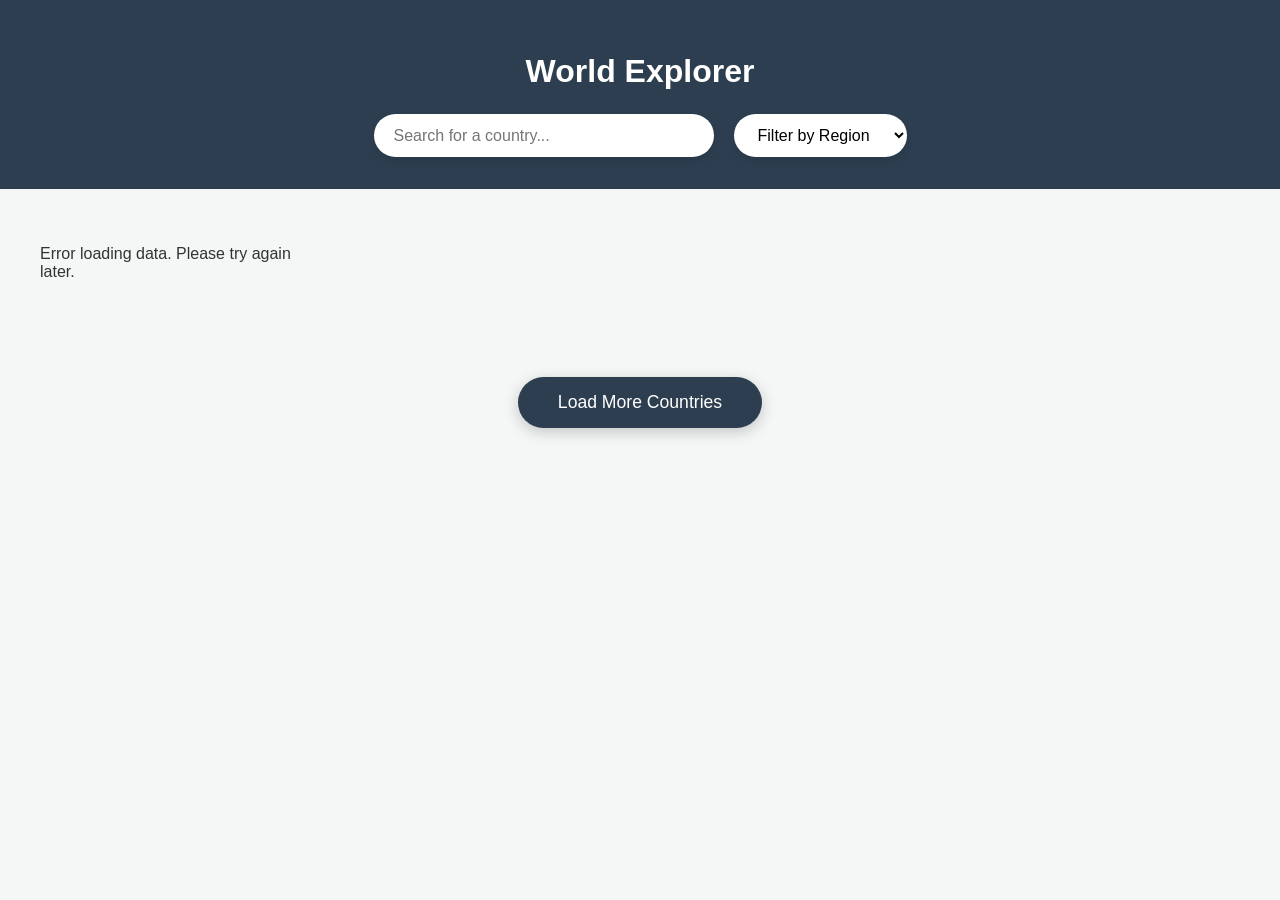
<file: projects/CountriesAPI/index.html>
<!DOCTYPE html>
<html lang="en">
<head>
    <meta charset="UTF-8">
    <meta name="viewport" content="width=device-width, initial-scale=1.0">
    <title>World Explorer</title>
    <link rel="stylesheet" href="style.css">
</head>
<body>
    <header>
        <h1>World Explorer</h1>
        <div class="controls">
            <input type="text" id="searchInput" placeholder="Search for a country...">
            
            <select id="regionFilter">
                <option value="all">Filter by Region</option>
                <option value="Africa">Africa</option>
                <option value="Americas">Americas</option>
                <option value="Asia">Asia</option>
                <option value="Europe">Europe</option>
                <option value="Oceania">Oceania</option>
            </select>
        </div>
    </header>

    <main id="countriesContainer">
        <div class="skeleton-card"></div>
        <div class="skeleton-card"></div>
        <div class="skeleton-card"></div>
        <div class="skeleton-card"></div>
    </main>

    <div class="load-more-container">
        <button id="loadMoreBtn">Load More Countries</button>
    </div>

    <div id="countryModal" class="modal">
        <div class="modal-content">
            <span class="close-btn">&times;</span>
            <div id="modalBody">
                </div>
        </div>
    </div>

    <script src="script.js"></script>
</body>
</html>
</file>
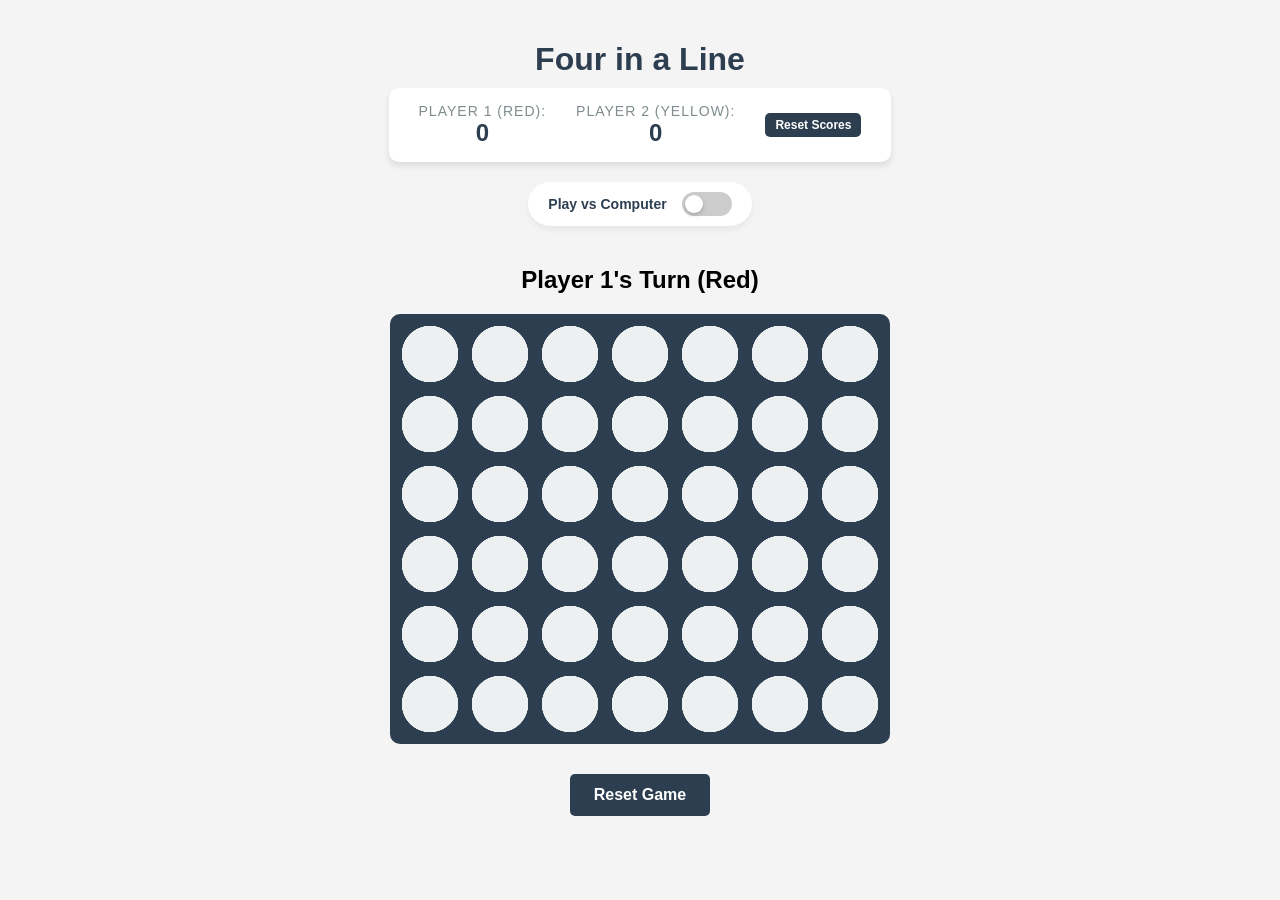
<file: projects/FourInALine/index.html>
<!DOCTYPE html>
<html lang="en">
<head>
    <meta charset="UTF-8">
    <title>Four in a Line</title>
    <link rel="stylesheet" href="style.css">
</head>
<body>
    <h1>Four in a Line</h1>
    <div id="scoreboard">
        <div class="score-item">
            <span class="label">Player 1 (Red):</span>
            <span id="p1-score">0</span>
        </div>
        <div class="score-item">
            <span class="label">Player 2 (Yellow):</span>
            <span id="p2-score">0</span>
        </div>
        <button id="reset-scores" onclick="resetScoreboard()">Reset Scores</button>
    </div>
    <div class="toggle-container">
        <span class="toggle-label">Play vs Computer</span>
        <label class="switch">
            <input type="checkbox" id="vs-computer-toggle">
            <span class="slider"></span>
        </label>
    </div>
    <h2 id="status">Player 1's Turn (Red)</h2>
    <div id="board"></div>
    <button onclick="resetGame()">Reset Game</button>

    <script src="script.js"></script>
</body>
</html>
</file>
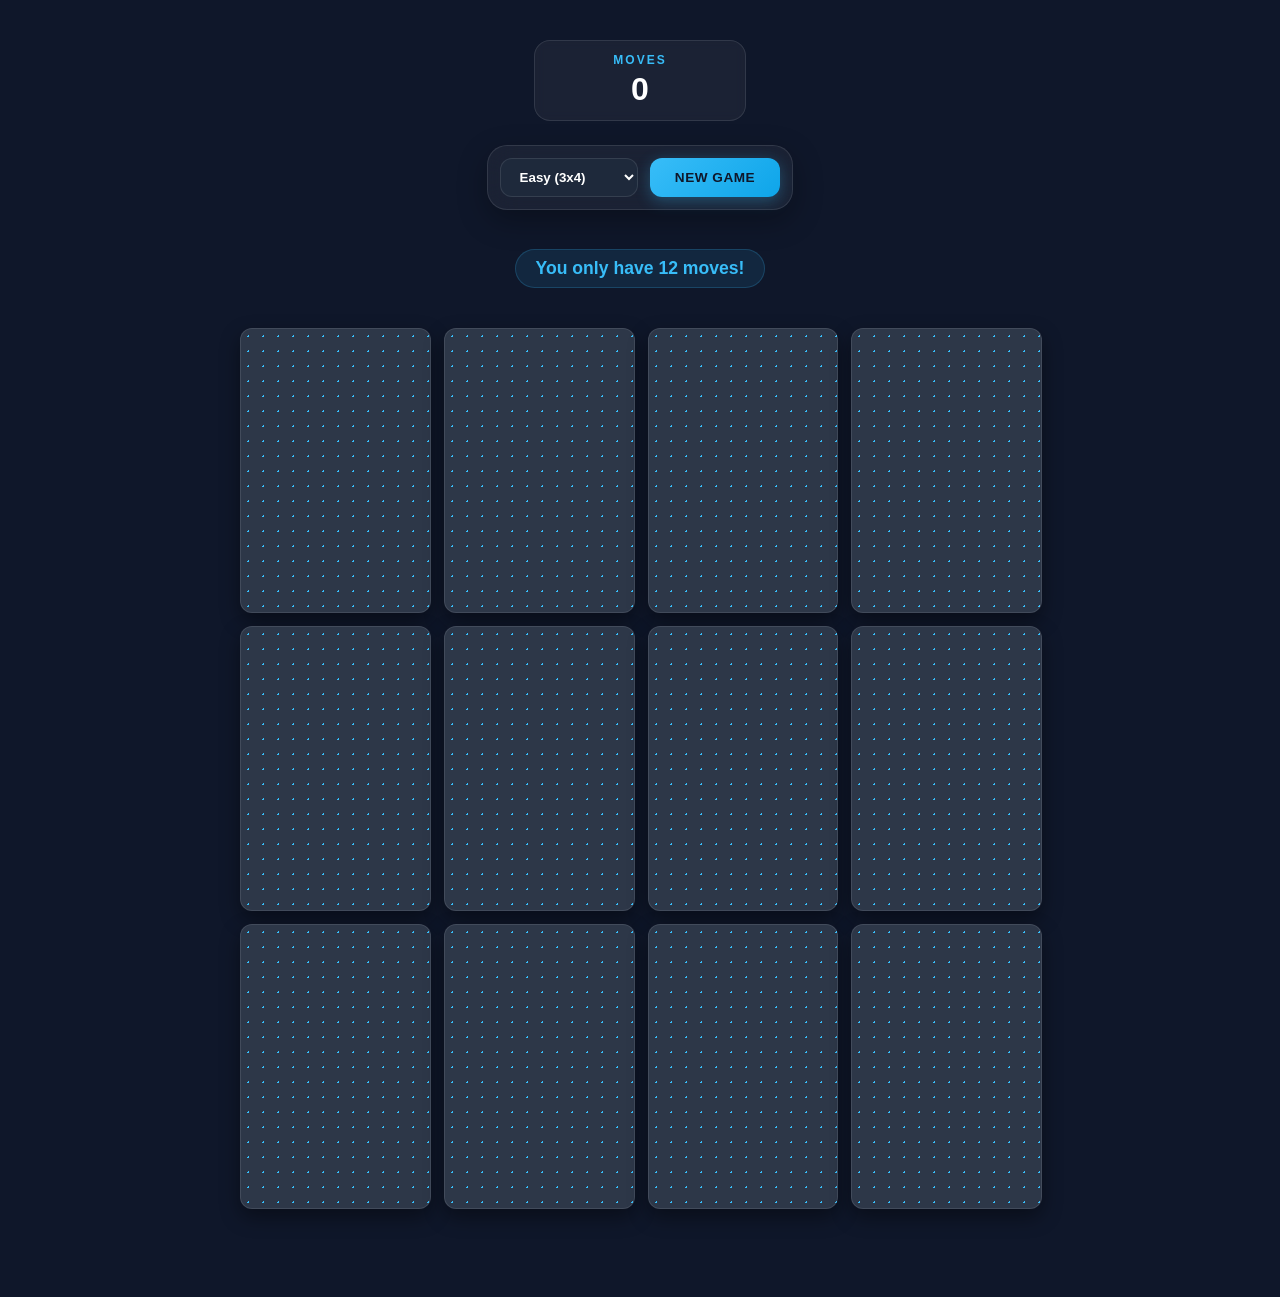
<file: projects/MemoryGame/index.html>
<!DOCTYPE html>
<html lang="en">
<head>
    <meta charset="UTF-8">
    <title>Memory Game</title>
    <link rel="stylesheet" href="style.css">
</head>
<body>
    <header class="game-header">
        <div class="stats-container">
            <div class="stat-box">
                <span class="stat-label">MOVES</span>
                <span id="moves">0</span>
            </div>
        </div>

        <div class="controls-container">
            <div class="select-wrapper">
                <select id="difficulty-select">
                    <option value="easy">Easy (3x4)</option>
                    <option value="medium">Medium (4x6)</option>
                    <option value="hard">Hard (6x8)</option>
                </select>
            </div>
            <button onclick="startNewGame()" class="btn-new-game">New Game</button>
        </div>
        <span id="result">You only have 12 moves!</span>
    </header>
    <div class="memory-game" id="game-board"></div>
    <script src="script.js"></script>
</body>
</html>
</file>
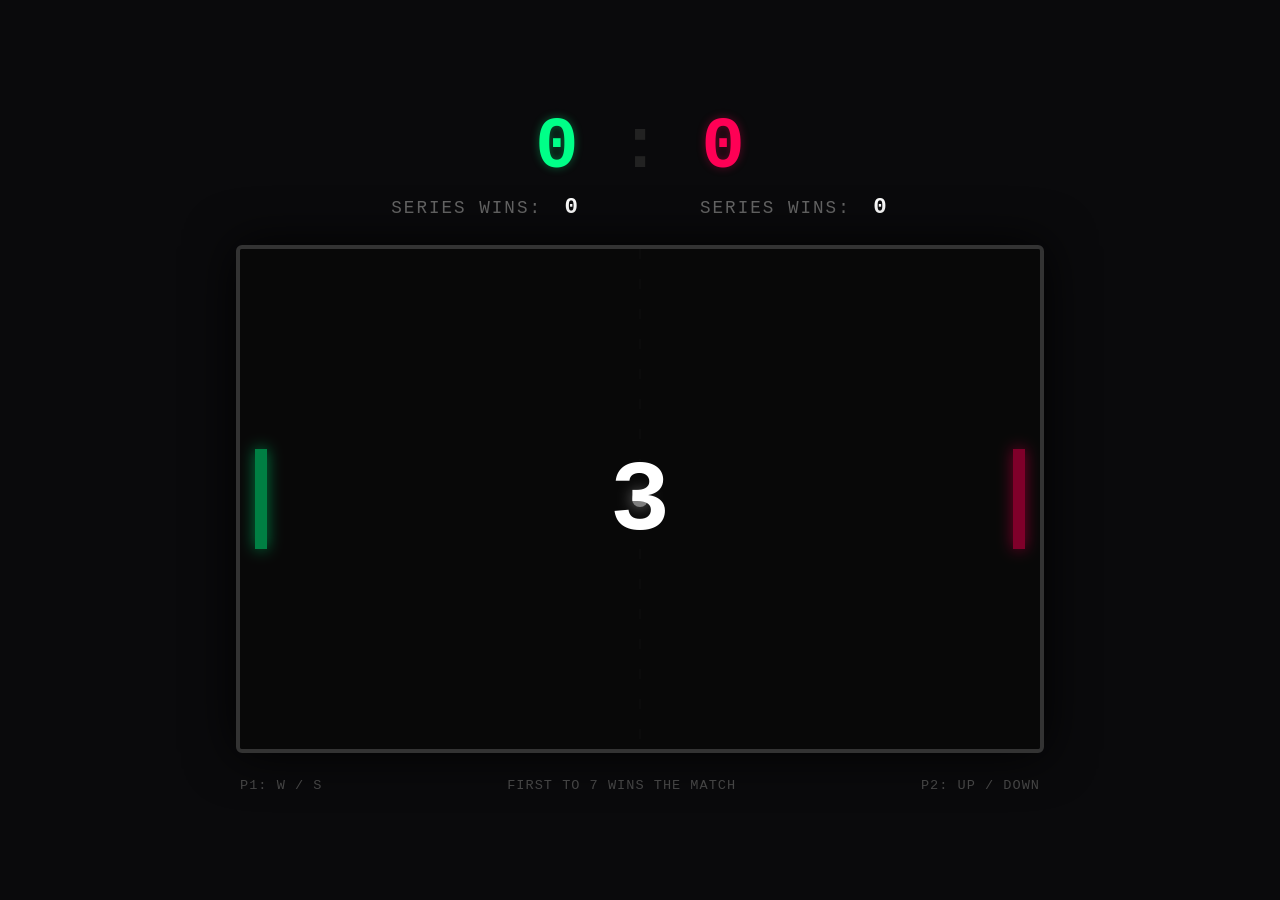
<file: projects/Pong/index.html>
<!DOCTYPE html>
<html lang="en">
    <head>
        <meta charset="UTF-8">
        <meta name="viewport" content="width=device-width, initial-scale=1.0">
        <title>Pong: Tournament Edition</title>
        <link rel="stylesheet" href="style.css">
    </head>
    <body>

        <div class="match-score">
            <span id="p1-match">0</span>
            <span class="divider">:</span>
            <span id="p2-match">0</span>
        </div>

        <div class="series-score">
            <span>Series Wins: <b id="p1-series">0</b></span>
            <span>Series Wins: <b id="p2-series">0</b></span>
        </div>

        <canvas id="pong" width="800" height="500"></canvas>

        <div class="controls">
            <span>P1: W / S</span>
            <span>FIRST TO 7 WINS THE MATCH</span>
            <span>P2: UP / DOWN</span>
        </div>

        <script src="script.js"></script>
    </body>
</html>
</file>
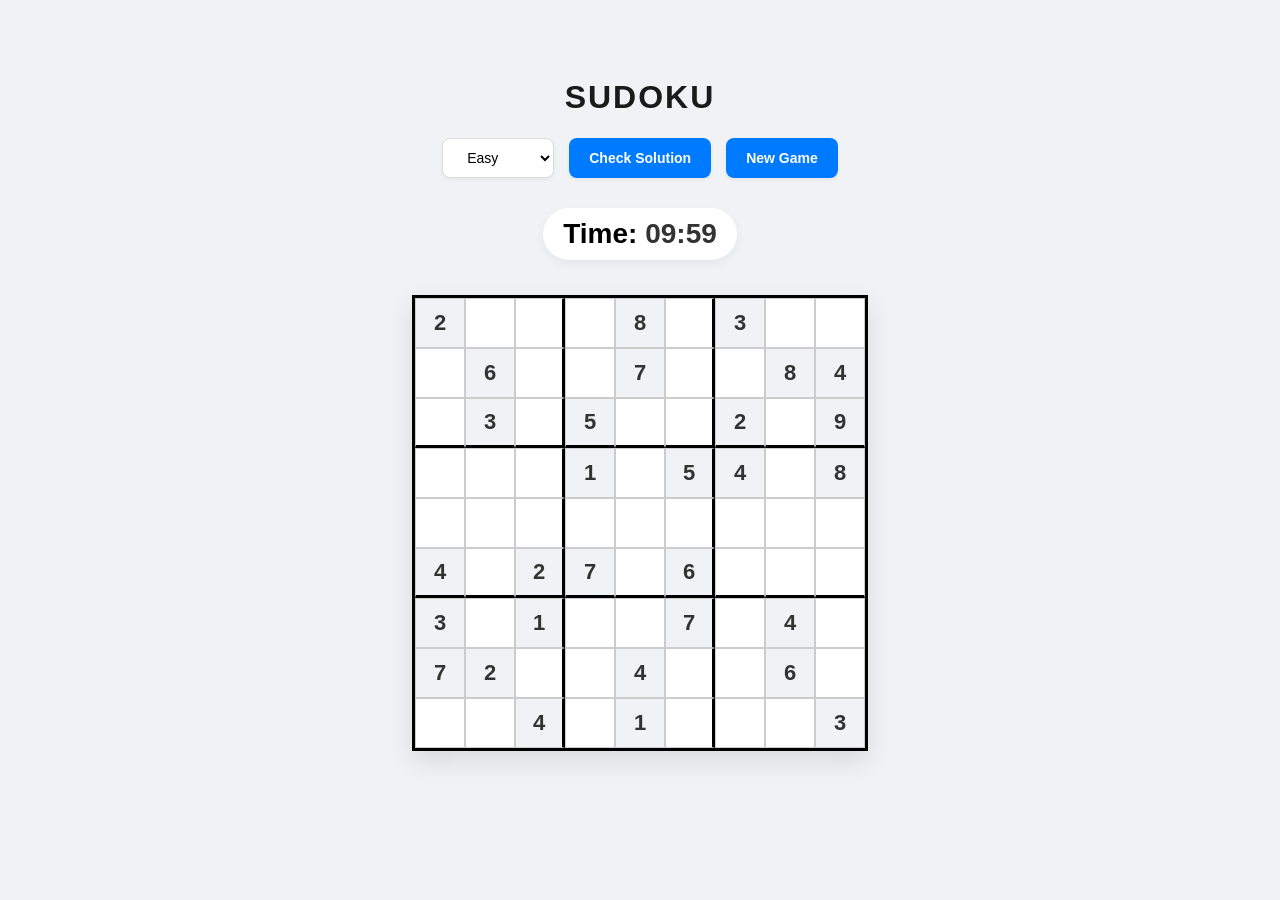
<file: projects/Sudoku/index.html>
<!DOCTYPE html>
<html lang="en">
<head>
    <meta charset="UTF-8">
    <title>Sudoku</title>
    <link rel="stylesheet" href="style.css">
</head>
<body>
    <h1>Sudoku</h1>
    <div class="controls">
        <select id="difficultySelect">
            <option value="easy">Easy</option>
            <option value="medium">Medium</option>
            <option value="hard">Hard</option>
        </select>
        <button onclick="checkSolution()">Check Solution</button>
        <button onclick="newGame()">New Game</button>
    </div>
    <div id="timer-container">
        Time: <span id="timer">00:00</span>
    </div>
    <div id="grid"></div>
    <script src="script.js"></script>
</body>
</html>
</file>
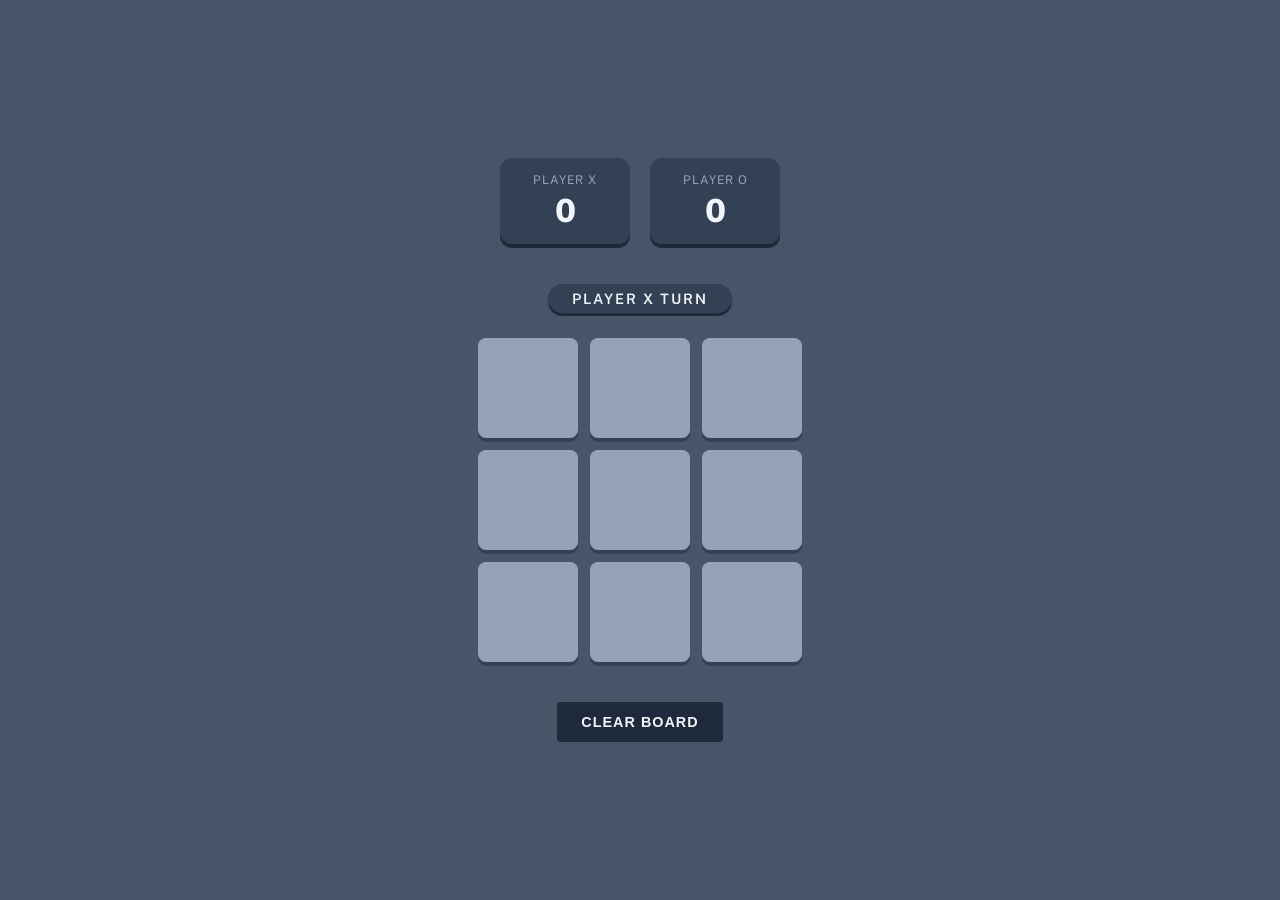
<file: projects/TicTacToe/index.html>
<!DOCTYPE html>
<html lang="en">
<head>
    <meta charset="UTF-8">
    <meta name="viewport" content="width=device-width, initial-scale=1.0">
    <title>Tic Tac Toe Board</title>
    <link rel="stylesheet" href="style.css">
</head>
<body>
    <div class="scoreboard">
        <div class="score-box">
            <span class="label">Player X</span>
            <span id="x-score" class="score">0</span>
        </div>
        <div class="score-box">
            <span class="label">Player O</span>
            <span id="o-score" class="score">0</span>
        </div>
    </div>
    <span id="result">Player X turn</span>
    <div class="board">
        <button class="cell"></button>
        <button class="cell"></button>
        <button class="cell"></button>
        <button class="cell"></button>
        <button class="cell"></button>
        <button class="cell"></button>
        <button class="cell"></button>
        <button class="cell"></button>
        <button class="cell"></button>
    </div>
    <button id="clear">Clear Board</button>
    <script src="script.js"></script>
</body>
</html>
</file>
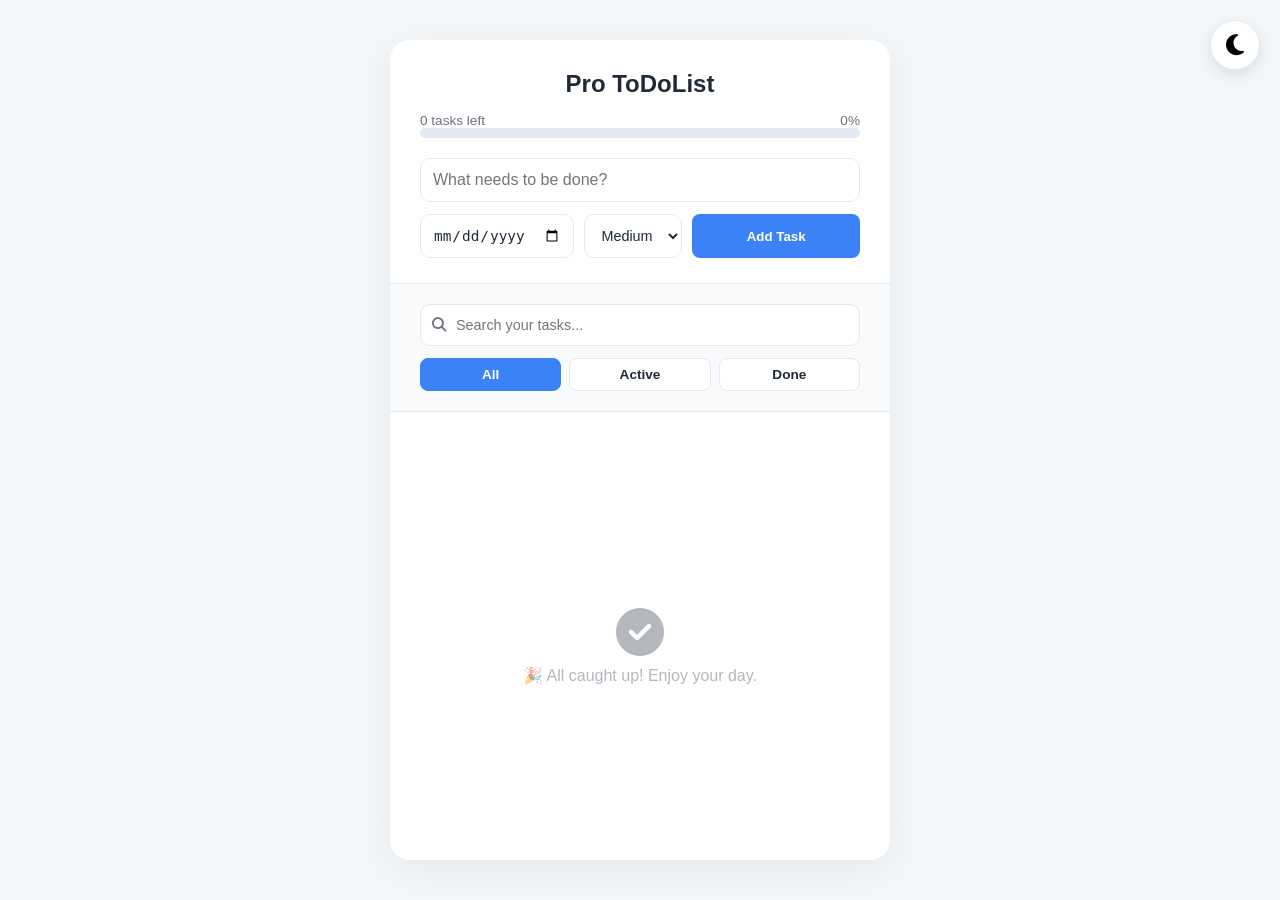
<file: projects/ToDoList/index.html>
<!DOCTYPE html>
<html lang="en">
<head>
    <meta charset="UTF-8">
    <meta name="viewport" content="width=device-width, initial-scale=1.0">
    <title>Pro ToDoList</title>
    <link rel="stylesheet" href="https://cdnjs.cloudflare.com/ajax/libs/font-awesome/6.5.1/css/all.min.css">
    <link rel="stylesheet" href="style.css">
</head>
<body>

    <button id="theme-toggle" class="theme-btn" title="Toggle Dark/Light Mode">
        <i class="fas fa-moon"></i>
    </button>

    <div class="todo-container">
        
        <div class="header-panel">
            <h2>Pro ToDoList</h2>
            <div class="stats-progress-block">
                <div class="stats-text">
                    <span id="task-count"></span>
                    <span id="percent-text"></span>
                </div>
                <div class="progress-bar">
                    <div id="progress-fill"></div>
                </div>
            </div>
        </div>

        <div class="input-section">
            <input type="text" id="todo-input" placeholder="What needs to be done?">
            <div class="input-details">
                <input type="date" id="todo-date">
                <select id="todo-priority">
                    <option value="Low">Low</option>
                    <option value="Medium" selected>Medium</option>
                    <option value="High">High</option>
                </select>
                <button id="add-btn">Add Task</button>
            </div>
        </div>

        <div class="controls-panel">
            <div class="search-block">
                <i class="fas fa-search search-icon"></i>
                <input type="text" id="search-input" placeholder="Search your tasks...">
            </div>
            <div class="filter-buttons">
                <button class="filter-btn active" data-filter="all">All</button>
                <button class="filter-btn" data-filter="active">Active</button>
                <button class="filter-btn" data-filter="completed">Done</button>
            </div>
        </div>

        <ul id="todo-list">
            </ul>

        <div id="empty-state" class="hidden">
            <i class="fas fa-check-circle"></i>
            <p>🎉 All caught up! Enjoy your day.</p>
        </div>

        <button id="clear-completed" class="danger-btn">Clear Completed Tasks</button>
    </div>

    <script src="script.js"></script>
</body>
</html>
</file>
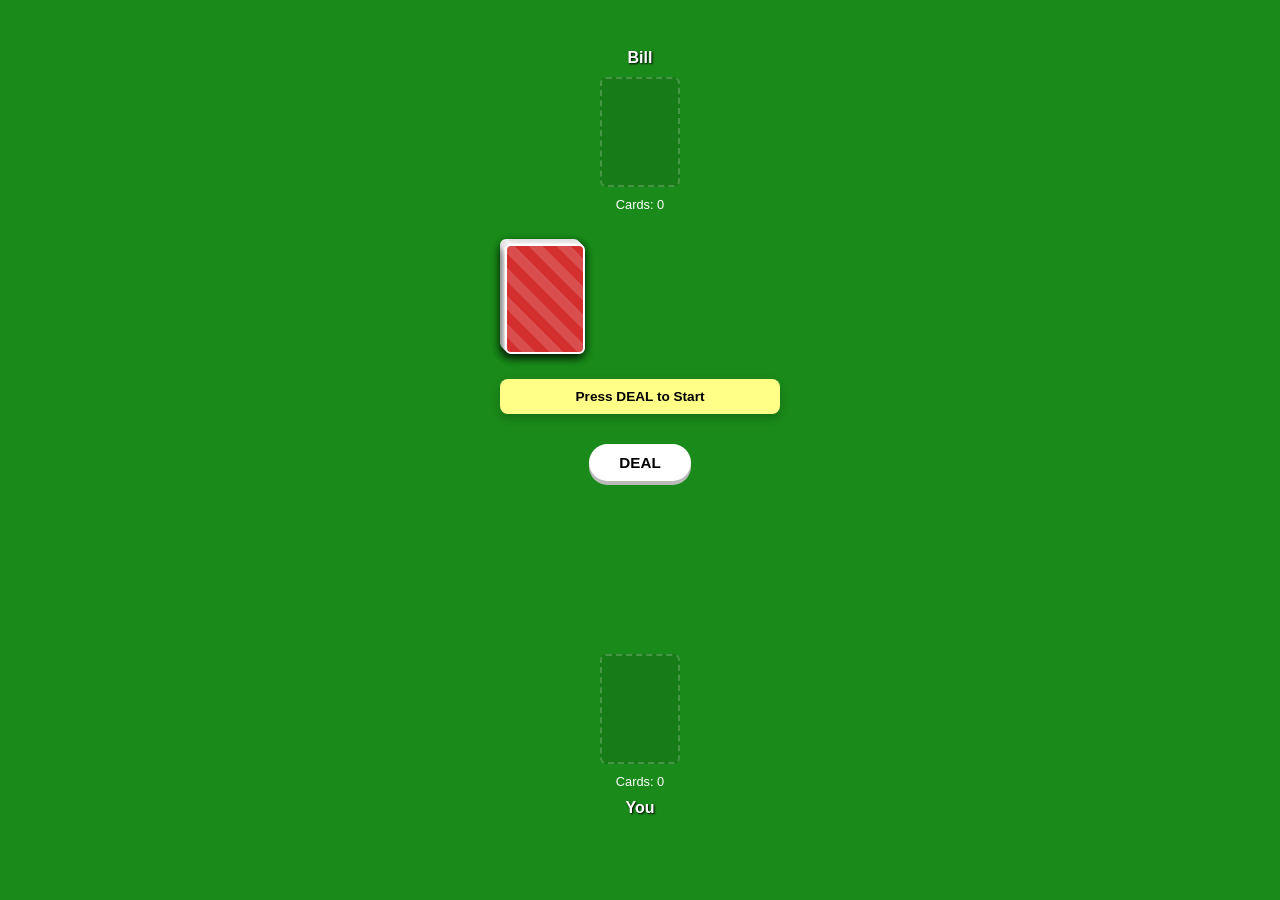
<file: projects/WarCardGame/index.html>
<!DOCTYPE html>
<html lang="en">
<head>
    <meta charset="UTF-8">
    <meta name="viewport" content="width=device-width, initial-scale=1.0">
    <title>War Card Game</title>
    <link rel="stylesheet" href="style.css">
</head>
<body>
    <div id="game-table" class="table">
        <div class="section-top">
            <div class="character">
                <div class="hat"></div>
                <div class="label">Bill</div>
            </div>
            <div id="cpu-deck-slot" class="deck-slot"></div>
            <div class="count-label">Cards: <span id="cpu-count">0</span></div>
            <div id="cpu-play-zone" class="play-zone"></div>
        </div>

        <div class="section-middle">
            <div id="deck-origin" class="deck-origin"></div>
            <div class="status-bar"><span id="message">Press DEAL to Start</span></div>
            <button id="deal-btn">DEAL</button>
        </div>

        <div class="section-bottom">
            <div id="player-play-zone" class="play-zone"></div>
            <div id="player-deck-slot" class="deck-slot"></div>
            <div class="count-label">Cards: <span id="player-count">0</span></div>
            <div class="character">
                <div class="hat"></div>
                <div class="label">You</div>
            </div>
        </div>

        <div id="war-overlay" class="war-overlay hidden">WAR</div>
    </div>
    <script src="script.js"></script>
</body>
</html>
</file>
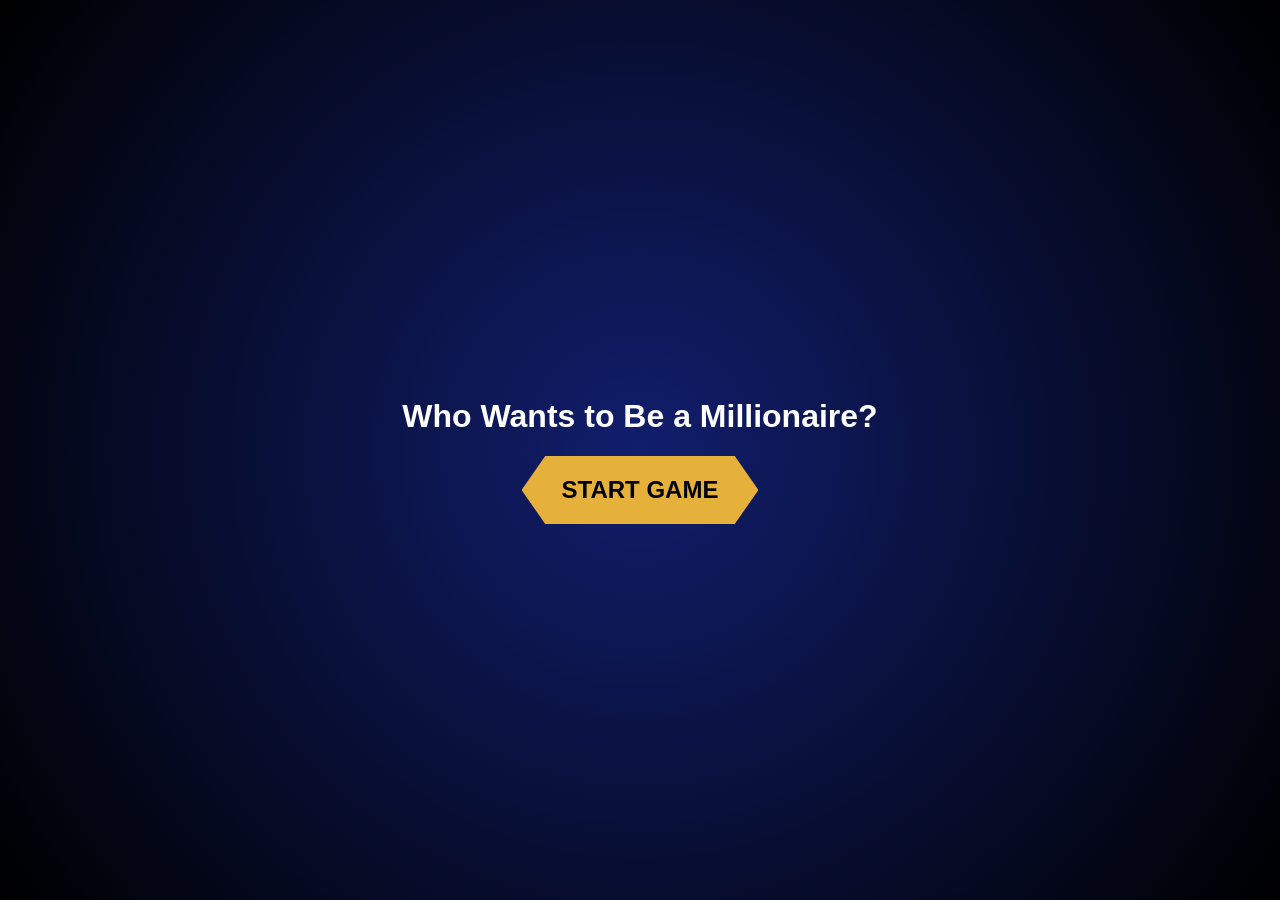
<file: projects/WhoWantsToBeAMillionaire/index.html>
<!DOCTYPE html>
<html lang="en">
<head>
    <meta charset="UTF-8">
    <meta name="viewport" content="width=device-width, initial-scale=1.0">
    <title>Who Wants to Be a Millionaire?</title>
    <link href="style.css" rel="stylesheet">
</head>
<body>
    <div id="start-overlay">
        <h1>Who Wants to Be a Millionaire?</h1>
        <button id="start-btn">START GAME</button>
    </div>
    <div id="game-container">
        <div class="sidebar" id="ladder"></div>

        <div class="main-stage">
            <div id="question-text" class="question-box">Loading question...</div>
            <div class="answers-grid" id="answers-container">
                <button class="answer-btn" onclick="handleAnswer(0)">A: <span id="ans0"></span></button>
                <button class="answer-btn" onclick="handleAnswer(1)">B: <span id="ans1"></span></button>
                <button class="answer-btn" onclick="handleAnswer(2)">C: <span id="ans2"></span></button>
                <button class="answer-btn" onclick="handleAnswer(3)">D: <span id="ans3"></span></button>
            </div>
        </div>
    </div>

    <div id="message-overlay">
        <h1 id="overlay-title">Game Over</h1>
        <p id="overlay-sub"></p>
        <button id="restart-btn" onclick="location.reload()">RESTART GAME</button>
    </div>

    <script src="script.js"></script>
</body>
</html>
</file>
<file: projects/CountriesAPI/style.css>
:root {
    --bg-color: #f4f7f6;
    --card-bg: #ffffff;
    --text-color: #333;
    --primary-accent: #2ecc71;
}

body {
    font-family: 'Segoe UI', Tahoma, Geneva, Verdana, sans-serif;
    background-color: var(--bg-color);
    margin: 0;
    color: var(--text-color);
}

header {
    background: #2c3e50;
    color: white;
    padding: 2rem;
    text-align: center;
}

#countriesContainer {
    display: grid;
    grid-template-columns: repeat(auto-fill, minmax(250px, 1fr));
    gap: 20px;
    padding: 40px;
    max-width: 1200px;
    margin: 0 auto;
}

.country-card {
    background: var(--card-bg);
    border-radius: 15px;
    box-shadow: 0 10px 20px rgba(0,0,0,0.1);
    overflow: hidden;
    transition: transform 0.3s ease;
}

.country-card:hover {
    transform: translateY(-10px);
}

.country-card img {
    width: 100%;
    height: 150px;
    object-fit: cover;
}

.country-info {
    padding: 20px;
}

.country-info h3 {
    margin: 0 0 10px 0;
    color: var(--primary-accent);
}

.country-info p {
    margin: 5px 0;
    font-size: 0.9rem;
}

.controls {
    display: flex;
    justify-content: center;
    gap: 20px;
    flex-wrap: wrap;
    margin-top: 1.5rem;
}

.controls input, 
.controls select {
    padding: 12px 20px;
    border-radius: 25px;
    border: none;
    outline: none;
    font-size: 1rem;
    box-shadow: 0 4px 6px rgba(0,0,0,0.1);
}

.controls input {
    width: 300px;
}

.controls select {
    cursor: pointer;
    background-color: white;
}

.no-results {
    grid-column: 1 / -1; /* Makes it span the whole width of the grid */
    text-align: center;
    padding: 50px;
    color: #7f8c8d;
}

.no-results h2 {
    font-size: 2rem;
    margin-bottom: 10px;
}

.skeleton-card {
    height: 300px;
    background: #e0e0e0;
    border-radius: 15px;
    position: relative;
    overflow: hidden;
}

.skeleton-card::after {
    content: "";
    position: absolute;
    top: 0; left: 0; width: 100%; height: 100%;
    background: linear-gradient(90deg, transparent, rgba(255,255,255,0.4), transparent);
    animation: loading 1.5s infinite;
}

@keyframes loading {
    0% { transform: translateX(-100%); }
    100% { transform: translateX(100%); }
}

/* Modal Background */
.modal {
    display: none; /* Hidden by default */
    position: fixed;
    z-index: 1000;
    left: 0;
    top: 0;
    width: 100%;
    height: 100%;
    background-color: rgba(0,0,0,0.7); /* Black with opacity */
    backdrop-filter: blur(5px);
}

/* Modal Box */
.modal-content {
    background-color: white;
    margin: 5% auto;
    padding: 30px;
    border-radius: 20px;
    width: 90%;
    max-width: 600px;
    position: relative;
    animation: slideDown 0.4s ease-out;
}

@keyframes slideDown {
    from { transform: translateY(-50px); opacity: 0; }
    to { transform: translateY(0); opacity: 1; }
}

.close-btn {
    position: absolute;
    right: 20px;
    top: 10px;
    font-size: 30px;
    cursor: pointer;
    color: #999;
}

.modal-info img {
    width: 100%;
    max-height: 250px;
    object-fit: contain;
    margin-bottom: 20px;
}

.map-link {
    display: inline-block;
    margin-top: 15px;
    padding: 10px 20px;
    background-color: #3498db;
    color: white;
    text-decoration: none;
    border-radius: 5px;
}

.load-more-container {
    text-align: center;
    padding: 40px 0;
}

#loadMoreBtn {
    padding: 15px 40px;
    font-size: 1.1rem;
    background-color: #2c3e50;
    color: white;
    border: none;
    border-radius: 30px;
    cursor: pointer;
    transition: background 0.3s, transform 0.2s;
    box-shadow: 0 4px 15px rgba(0,0,0,0.2);
}

#loadMoreBtn:hover {
    background-color: var(--primary-accent);
    transform: scale(1.05);
}

#loadMoreBtn:disabled {
    background-color: #ccc;
    cursor: not-allowed;
}
</file>
<file: projects/FourInALine/style.css>
:root {
    --board-color: #2c3e50;
    --empty-color: #ecf0f1;
    --player1-color: #e74c3c;
    --player2-color: #f1c40f;
    --highlight-color: rgba(5, 241, 20, 0.3);
}

body {
    font-family: 'Segoe UI', Tahoma, Geneva, Verdana, sans-serif;
    display: flex;
    flex-direction: column;
    align-items: center;
    background-color: #f4f4f4;
    margin: 0;
    padding: 20px;
}

h1 { color: #2c3e50; margin-bottom: 10px; }
#status { margin-bottom: 20px; font-weight: bold; }

#board {
    display: grid;
    grid-template-columns: repeat(7, 60px);
    grid-template-rows: repeat(6, 60px);
    gap: 10px;
    padding: 10px;
    background-color: #dcdcdc;
    position: relative;
    border-radius: 10px;
    overflow: hidden;
    cursor: pointer;
}

#board::after {
    content: '';
    position: absolute;
    top: 0;
    left: 0;
    right: 0;
    bottom: 0;
    z-index: 5;
    pointer-events: none;
    
    /* This creates the transparent holes in the solid blue sheet */
    background: radial-gradient(circle 28px, #2c3e5000 28px, var(--board-color) 28.5px);
    background-size: 70px 70px;
    background-position: 5px 5px;
}

.cell {
    width: 60px;
    height: 60px;
    background-color: var(--empty-color);
    border-radius: 50%;
    position: relative;
}

.cell:hover::before {
    content: '';
    position: absolute;
    top: -500px; 
    left: 0;
    width: 100%;
    height: 1000px;
    background-color: var(--highlight-color);
    z-index: 1; 
    pointer-events: none;
}

.cell.p1::after, .cell.p2::after {
    content: '';
    position: absolute;
    top: 0;
    left: 0;
    width: 100%;
    height: 100%;
    border-radius: 50%;
    z-index: 2;
    animation: drop 0.4s cubic-bezier(0.45, 0.05, 0.55, 0.95);
}

.cell.p1::after { background-color: var(--player1-color); }
.cell.p2::after { background-color: var(--player2-color); }

@keyframes drop {
    0% {
        transform: translateY(-400px);
        opacity: 0;
    }
    100% {
        transform: translateY(0);
        opacity: 1;
    }
}

button {
    margin-top: 30px;
    padding: 12px 24px;
    font-size: 16px;
    font-weight: bold;
    color: white;
    background-color: var(--board-color);
    border: none;
    border-radius: 5px;
    cursor: pointer;
    transition: transform 0.1s, background-color 0.2s;
}

button:hover {
    background-color: #34495e;
    transform: scale(1.05);
}

button:active {
    transform: scale(0.95);
}

#scoreboard {
    display: flex;
    gap: 30px;
    background-color: white;
    padding: 15px 30px;
    border-radius: 10px;
    box-shadow: 0 4px 6px rgba(0,0,0,0.1);
    margin-bottom: 20px;
    align-items: center;
}

.score-item {
    text-align: center;
}

.label {
    display: block;
    font-size: 14px;
    color: #7f8c8d;
    text-transform: uppercase;
    letter-spacing: 1px;
}

#p1-score, #p2-score {
    font-size: 24px;
    font-weight: bold;
    color: var(--board-color);
}

#reset-scores {
    margin-top: 0; /* Override the previous margin */
    padding: 5px 10px;
    font-size: 12px;
}

/* Container for the label and the switch */
.toggle-container {
    display: flex;
    align-items: center;
    gap: 15px;
    margin-bottom: 20px;
    background: white;
    padding: 10px 20px;
    border-radius: 50px; /* Pill shape to match game style */
    box-shadow: 0 4px 6px rgba(0,0,0,0.05);
}

.toggle-label {
    font-weight: 600;
    color: #2c3e50;
    font-size: 14px;
}

/* The actual switch container */
.switch {
    position: relative;
    display: inline-block;
    width: 50px;
    height: 24px;
}

/* Hide default HTML checkbox */
.switch input {
    opacity: 0;
    width: 0;
    height: 0;
}

/* The slider track */
.slider {
    position: absolute;
    cursor: pointer;
    top: 0;
    left: 0;
    right: 0;
    bottom: 0;
    background-color: #ccc;
    transition: .4s;
    border-radius: 24px;
}

/* The slider knob */
.slider:before {
    position: absolute;
    content: "";
    height: 18px;
    width: 18px;
    left: 3px;
    bottom: 3px;
    background-color: white;
    transition: .4s;
    border-radius: 50%;
    box-shadow: 0 2px 4px rgba(0,0,0,0.2);
}

/* When checked: change background to board color */
input:checked + .slider {
    background-color: var(--board-color);
}

/* When checked: move the knob to the right */
input:checked + .slider:before {
    transform: translateX(26px);
}
</file>
<file: projects/MemoryGame/style.css>
:root {
    --bg: #0f172a;
    --card-back: #2d3748;
    --card-front: linear-gradient(135deg, #3b82f6, #2563eb);
    --accent: #38bdf8;
    --text: #f8fafc;
    --glass: rgba(255, 255, 255, 0.05);
}

body {
    background-color: var(--bg);
    color: var(--text);
    font-family: 'Segoe UI', Roboto, Helvetica, Arial, sans-serif;
    display: flex;
    flex-direction: column;
    align-items: center;
    min-height: 100vh;
    margin: 0;
    padding: 40px 20px;
}

.game-header {
    width: 100%;
    max-width: 600px;
    display: flex;
    flex-direction: column;
    align-items: center;
    gap: 24px;
    margin-bottom: 40px;
}

.stat-box {
    background: var(--glass);
    padding: 12px 35px;
    border-radius: 16px;
    border: 1px solid rgba(255, 255, 255, 0.1);
    text-align: center;
    min-width: 140px;
    backdrop-filter: blur(5px);
}

.stat-label {
    display: block;
    font-size: 0.75rem;
    letter-spacing: 2px;
    color: var(--accent);
    margin-bottom: 4px;
    font-weight: 800;
    text-transform: uppercase;
}

#result {
    display: block;
    margin-top: 15px;
    font-weight: 700;
    font-size: 1.1rem;
    color: var(--accent);
    background: rgba(56, 189, 248, 0.1);
    padding: 8px 20px;
    border-radius: 20px;
    border: 1px solid rgba(56, 189, 248, 0.2);
    transition: all 0.3s ease;
    text-align: center;
}

#moves {
    font-size: 2rem;
    font-weight: 700;
    color: #fff;
}

.controls-container {
    background: var(--glass);
    backdrop-filter: blur(15px);
    padding: 12px;
    border-radius: 20px;
    display: flex;
    gap: 12px;
    border: 1px solid rgba(255, 255, 255, 0.1);
    box-shadow: 0 10px 30px rgba(0, 0, 0, 0.3);
}

select {
    background: #1e293b;
    color: #fff;
    border: 1px solid rgba(255, 255, 255, 0.1);
    padding: 10px 15px;
    border-radius: 12px;
    font-weight: 600;
    cursor: pointer;
    outline: none;
}

.btn-new-game {
    background: linear-gradient(135deg, #38bdf8, #0ea5e9);
    color: #0f172a;
    border: none;
    padding: 10px 25px;
    border-radius: 12px;
    font-weight: 700;
    text-transform: uppercase;
    font-size: 0.85rem;
    letter-spacing: 0.5px;
    cursor: pointer;
    transition: all 0.3s ease;
    box-shadow: 0 4px 15px rgba(56, 189, 248, 0.3);
}

.btn-new-game:hover {
    transform: translateY(-2px);
    box-shadow: 0 6px 20px rgba(56, 189, 248, 0.5);
    filter: brightness(1.1);
}

.memory-game {
    display: grid;
    width: 100%;
    max-width: 800px; 
    gap: 15px; 
    perspective: 1000px;
    margin: 0 auto 50px auto;
}

.memory-card {
    aspect-ratio: 2 / 3;
    position: relative;
    transform-style: preserve-3d;
    transition: transform 0.5s cubic-bezier(0.4, 0, 0.2, 1);
    cursor: pointer;
}

.memory-card.flip {
    transform: rotateY(180deg);
}

.front-face, .back-face {
    width: 100%;
    height: 100%;
    position: absolute;
    border-radius: 12px;
    backface-visibility: hidden;
    display: flex;
    align-items: center;
    justify-content: center;
    font-size: 3rem;
    box-shadow: 0 8px 20px rgba(0, 0, 0, 0.4);
    border: 1px solid rgba(255, 255, 255, 0.1);
}

.front-face {
    background: var(--card-front);
    color: white;
    transform: rotateY(180deg);
}

.back-face {
    background-color: var(--card-back);
    background-image: radial-gradient(var(--accent) 1px, transparent 0);
    background-size: 15px 15px;
    transition: background-color 0.2s, border-color 0.2s;
}

.memory-card:hover .back-face {
    background-color: #3d4a5d;
    border-color: var(--accent);
}

@keyframes shake {
    0%, 100% { transform: rotateY(180deg) translateX(0); }
    25% { transform: rotateY(180deg) translateX(-8px); }
    75% { transform: rotateY(180deg) translateX(8px); }
}

.shake {
    animation: shake 0.3s;
}
</file>
<file: projects/Pong/style.css>
body {
    background-color: #0a0a0c;
    margin: 0;
    padding: 0;
    display: flex;
    flex-direction: column;
    justify-content: center;
    align-items: center;
    height: 100vh;
    font-family: 'Courier New', Courier, monospace;
    color: #fff;
    overflow: hidden;
}

.match-score {
    display: flex;
    justify-content: center;
    align-items: center;
    gap: 40px;
    font-size: 4.5rem;
    font-weight: bold;
    margin-bottom: 5px;
}

.divider {
    color: #222;
}

#p1-match { color: #00ff88; text-shadow: 0 0 10px #00ff8855; }
#p2-match { color: #ff0055; text-shadow: 0 0 10px #ff005555; }

.series-score {
    display: flex;
    justify-content: center;
    gap: 120px;
    font-size: 1.1rem;
    color: #666;
    margin-bottom: 25px;
    text-transform: uppercase;
    letter-spacing: 2px;
}

.series-score b {
    color: #fff;
    font-size: 1.4rem;
    margin-left: 10px;
}

canvas {
    background: #111;
    border: 4px solid #333;
    box-shadow: 0 0 50px rgba(0, 0, 0, 0.9);
    border-radius: 6px;
}

.controls {
    display: flex;
    justify-content: space-between;
    width: 800px;
    margin-top: 25px;
    color: #444;
    font-size: 0.85rem;
    letter-spacing: 1px;
}
</file>
<file: projects/Sudoku/style.css>
/* General Page Styling */
body {
    background-color: #f0f2f5;
    font-family: 'Segoe UI', Roboto, Helvetica, Arial, sans-serif;
    display: flex;
    flex-direction: column;
    align-items: center;
    padding-top: 50px;
}

h1 {
    color: #1a1a1a;
    letter-spacing: 2px;
    text-transform: uppercase;
}

/* Container for buttons and select */
.controls {
    margin-bottom: 30px;
    display: flex;
    gap: 15px;
}

/* Modernizing the dropdown and buttons */
select, button {
    padding: 10px 20px;
    border-radius: 8px;
    border: 1px solid #ddd;
    background-color: white;
    font-size: 14px;
    cursor: pointer;
    transition: all 0.2s ease;
    box-shadow: 0 2px 4px rgba(0,0,0,0.05);
}

button {
    background-color: #007bff;
    color: white;
    border: none;
    font-weight: 600;
}

button:hover {
    background-color: #0056b3;
    transform: translateY(-1px);
}

/* The Grid */
#grid {
    display: grid;
    grid-template-columns: repeat(9, 50px);
    grid-template-rows: repeat(9, 50px);
    border: 3px solid #000; /* Thick outer border */
    background-color: #fff; /* White background for the grid container */
    margin: 20px auto;
    box-shadow: 0 10px 25px rgba(0,0,0,0.1);
    width: fit-content;
}

input {
    width: 50px;
    height: 50px;
    text-align: center;
    font-size: 22px;
    border: 1px solid #ccc; /* Every cell gets a thin gray line */
    outline: none;
    background-color: #fff;
    box-sizing: border-box; /* Crucial for keeping borders inside the 50px */
}

/* Hover & Focus state for user feedback */
input:focus {
    background-color: #e7f3ff;
}

input:hover:not([readonly]) {
    background-color: #f8f9fa;
}

/* The Secret Sauce: 3x3 Borders */
/* Right border for columns 3 and 6 */
input:nth-child(9n+3), 
input:nth-child(9n+6) {
    border-right: 3px solid #000;
}

/* Bottom border for rows 3 and 6 */
input:nth-child(n+19):nth-child(-n+27),
input:nth-child(n+46):nth-child(-n+54) {
    border-bottom: 3px solid #000;
}

input:focus {
    border: 2px solid #007bff !important;
    background-color: #f0f7ff;
    z-index: 10; /* Ensures the blue border is on top */
}

/* Styling for fixed vs user numbers */
input.fixed {
    background-color: #f0f2f5;
    color: #333;
    font-weight: bold;
}

input.user-input {
    color: #007bff; /* Blue numbers for player entries */
}

/* Remove number input spin arrows */
input::-webkit-outer-spin-button,
input::-webkit-inner-spin-button {
    -webkit-appearance: none;
    margin: 0;
}

#timer-container {
    font-size: 28px;
    font-weight: 800;
    margin-bottom: 15px;
    padding: 10px 20px;
    background: #fff;
    border-radius: 50px;
    box-shadow: 0 4px 10px rgba(0,0,0,0.05);
    display: inline-block;
}

#timer {
    transition: color 0.3s ease;
}
</file>
<file: projects/TicTacToe/style.css>
@import url('https://fonts.googleapis.com/css2?family=Public+Sans:wght@500;800&display=swap');

body {
    display: flex;
    flex-direction: column;
    justify-content: center;
    align-items: center;
    height: 100vh;
    margin: 0;
    /* A deep, muted stormy blue-gray */
    background-color: #475569; 
    font-family: 'Public Sans', sans-serif;
}

#result {
    display: block;
    margin: 10px 0 25px 0; /* More bottom margin to separate from the board */
    font-weight: 600;
    font-size: 0.9rem;
    text-transform: uppercase;
    letter-spacing: 2px;
    
    /* Text color: Use the same off-white as the board pieces */
    color: #f1f5f9; 
    
    /* Subtle pill background that matches the scoreboard boxes */
    background: #334155; 
    padding: 6px 24px;
    border-radius: 50px;
    
    /* Very subtle bottom shadow to match the board style */
    box-shadow: 0 3px 0px #1e293b; 
    
    text-align: center;
    transition: all 0.3s ease;
}

.board {
    display: grid;
    grid-template-columns: repeat(3, 100px);
    grid-template-rows: repeat(3, 100px);
    gap: 12px;
    margin-bottom: 40px;
}

.cell {
    width: 100px;
    height: 100px;
    /* A soft, medium-gray that isn't "bright" */
    background-color: #94a3b8; 
    border: none;
    border-radius: 8px; /* Sharper, professional corners */
    display: flex;
    justify-content: center;
    align-items: center;
    font-size: 2.8rem;
    font-weight: 800;
    cursor: pointer;
    /* Very subtle depth so it doesn't "pop" too hard */
    box-shadow: 0 4px 0px #334155; 
    transition: all 0.1s ease;
    /* Muted off-white text */
    color: #f1f5f9; 
}

.cell:hover {
    background-color: #a1afc3;
    transform: translateY(-2px);
    box-shadow: 0 6px 0px #334155;
}

.cell:active {
    transform: translateY(4px);
    box-shadow: 0 0px 0px #334155;
}

/* Low-vibration accent colors */
.cell-x { color: #93c5fd; } /* Soft sky blue */
.cell-o { color: #fda4af; } /* Soft dusty rose */

#clear {
    padding: 12px 24px;
    font-size: 0.9rem;
    font-weight: 700;
    text-transform: uppercase;
    letter-spacing: 1px;
    color: #f1f5f9;
    background-color: #1e293b; /* Darkest element on page */
    border: none;
    border-radius: 4px;
    cursor: pointer;
    transition: background 0.2s;
}

#clear:hover {
    background-color: #0f172a;
}

.scoreboard {
    display: flex;
    gap: 20px;
    margin-bottom: 30px;
}

.score-box {
    background-color: #334155; /* Slightly darker slate than the background */
    padding: 15px 25px;
    border-radius: 12px;
    display: flex;
    flex-direction: column;
    align-items: center;
    min-width: 80px;
    box-shadow: 0 4px 0px #1e293b;
}

.label {
    font-size: 0.75rem;
    text-transform: uppercase;
    letter-spacing: 1px;
    color: #94a3b8;
    margin-bottom: 5px;
}

.score {
    font-size: 2rem;
    font-weight: 800;
    color: #f1f5f9;
}

/* Optional: Subtle highlight for active player */
.active-score {
    outline: 2px solid #94a3b8;
    outline-offset: 4px;
}
</file>
<file: projects/ToDoList/style.css>
/* 1. Theme Variables */
:root {
    --bg-color: #f4f7f9;
    --card-bg: #ffffff;
    --text-primary: #1f2937;
    --text-secondary: #6b7280;
    --accent: #3b82f6;
    --accent-hover: #2563eb;
    --border: #e2e8f0;
    --controls-bg: #f8fafc;
    --danger: #ef4444;
    --success: #10b981;
    --high: #ef4444;
    --high-bg: #fee2e2;
    --medium: #f97316;
    --medium-bg: #ffedd5;
    --low: #3b82f6;
    --low-bg: #dbeafe;
    --shadow: 0 10px 40px rgba(0,0,0,0.06);
}

/* 2. Dark Mode Overrides */
body.dark-mode {
    --bg-color: #0f172a;
    --card-bg: #1e293b;
    --text-primary: #f3f4f6;
    --text-secondary: #9ca3af;
    --border: #334155;
    --controls-bg: #111827;
    --high-bg: #450a0a;
    --medium-bg: #431407;
    --low-bg: #172554;
    --shadow: 0 10px 40px rgba(0,0,0,0.3);
}

/* 3. Base Styles */
* {
    box-sizing: border-box;
    margin: 0;
    padding: 0;
    transition: background 0.3s ease, color 0.3s ease, border-color 0.3s ease, box-shadow 0.3s ease;
}

body {
    font-family: 'Segoe UI', Roboto, Helvetica, Arial, sans-serif;
    background-color: var(--bg-color);
    color: var(--text-primary);
    display: flex;
    justify-content: center;
    padding: 40px 20px;
    min-height: 100vh;
}

/* 4. Layout & Card */
.todo-container {
    background: var(--card-bg);
    border-radius: 20px;
    box-shadow: var(--shadow);
    width: 100%;
    max-width: 500px;
    min-height: 600px;
    overflow: hidden;
    display: flex;
    flex-direction: column;
}

/* 5. Header Panel */
.header-panel {
    padding: 30px 30px 20px;
    display: flex;
    flex-direction: column;
    gap: 15px;
}
.header-panel h2 { text-align: center; font-weight: 700; margin: 0; }

.stats-text {
    display: flex;
    justify-content: space-between;
    font-size: 0.85rem;
    color: var(--text-secondary);
}
.progress-bar {
    width: 100%;
    height: 10px;
    background: var(--border);
    border-radius: 5px;
    overflow: hidden;
}
#progress-fill {
    height: 100%;
    background: var(--accent);
    width: 0%;
    transition: width 0.5s cubic-bezier(0.4, 0, 0.2, 1);
}

/* 6. Inputs Section */
.input-section {
    padding: 0 30px 25px;
    display: flex;
    flex-direction: column;
    gap: 12px;
}
.input-details { display: flex; gap: 10px; }

input, select {
    padding: 12px;
    border: 1px solid var(--border);
    border-radius: 10px;
    background: var(--card-bg);
    color: var(--text-primary);
    outline: none;
    font-size: 0.9rem;
}
input:focus { border-color: var(--accent); }
#todo-input { font-size: 1rem; width: 100%; }

/* 7. Controls Panel */
.controls-panel {
    background: var(--controls-bg);
    padding: 20px 30px;
    border-top: 1px solid var(--border);
    border-bottom: 1px solid var(--border);
    display: flex;
    flex-direction: column;
    gap: 12px;
}
.search-block { position: relative; width: 100%; }
.search-icon {
    position: absolute;
    left: 12px;
    top: 50%;
    transform: translateY(-50%);
    color: var(--text-secondary);
    font-size: 0.9rem;
}
#search-input { width: 100%; padding-left: 35px; }

.filter-buttons { display: flex; gap: 8px; }
.filter-btn {
    flex: 1;
    padding: 8px;
    border: 1px solid var(--border);
    border-radius: 8px;
    background: var(--card-bg);
    color: var(--text-primary);
    cursor: pointer;
    font-size: 0.85rem;
    font-weight: 600;
}
.filter-btn.active { background: var(--accent); color: white; border-color: var(--accent); }

/* 8. Task List & Animations */
@keyframes popIn {
    0% { opacity: 0; transform: scale(0.95); }
    100% { opacity: 1; transform: scale(1); }
}

#todo-list { list-style: none; padding: 10px 0; }

.task-row {
    display: flex;
    align-items: center;
    padding: 15px 30px;
    border-bottom: 1px solid var(--border);
    animation: popIn 0.3s ease-out forwards;
    cursor: grab;
}
.task-row:hover { background: rgba(59, 130, 246, 0.05); }
.task-row:last-child { border-bottom: none; }
.task-row:active { cursor: grabbing; background: rgba(59, 130, 246, 0.1); }

/* 9. Custom Checkbox */
.completion-checkbox { display: flex; align-items: center; cursor: pointer; margin-right: 15px; }
.completion-checkbox input { position: absolute; opacity: 0; cursor: pointer; height: 0; width: 0; }
.checkmark {
    height: 18px; width: 18px;
    background-color: var(--card-bg);
    border: 2px solid var(--border);
    border-radius: 4px;
    display: flex; align-items: center; justify-content: center;
    transition: all 0.2s;
}
.completion-checkbox:hover input ~ .checkmark { border-color: var(--accent); }
.completion-checkbox input:checked ~ .checkmark { background-color: var(--accent); border-color: var(--accent); }
.checkmark:after {
    content: "\f00c";
    font-family: "Font Awesome 6 Free";
    font-weight: 900;
    font-size: 10px;
    color: white;
    display: none;
}
.completion-checkbox input:checked ~ .checkmark:after { display: block; }

.task-text { flex: 1; cursor: pointer; transition: color 0.2s; color: var(--text-primary); }
.completed { text-decoration: line-through; color: var(--text-secondary); opacity: 0.6; }

/* 10. Badges & Dates */
.badge {
    padding: 4px 10px;
    border-radius: 20px;
    font-size: 0.65rem;
    font-weight: 800;
    text-transform: uppercase;
    margin: 0 12px;
    min-width: 70px;
    text-align: center;
}
.priority-high { background: var(--high-bg); color: var(--high); }
.priority-medium { background: var(--medium-bg); color: var(--medium); }
.priority-low { background: var(--low-bg); color: var(--low); }
.task-date { font-size: 0.75rem; color: var(--text-secondary); margin-left: auto; margin-right: 15px; }

/* 11. Buttons & Actions */
.actions { display: flex; gap: 5px; }
button { cursor: pointer; border: none; border-radius: 8px; font-weight: 600; transition: all 0.2s; outline: none; }
button:active { transform: translateY(1px); }

#add-btn { background: var(--accent); color: white; flex: 1; }
#add-btn:hover { background: var(--accent-hover); }

.delete-btn, .edit-btn { background: transparent; padding: 5px; color: var(--text-secondary); font-size: 1.1rem; }
.delete-btn:hover { color: var(--danger); }
.edit-btn:hover { color: var(--accent); }

.danger-btn {
    width: calc(100% - 60px);
    margin: 15px 30px 25px;
    background: var(--danger);
    color: white;
    padding: 12px;
}

.theme-btn {
    position: fixed;
    top: 20px;
    right: 20px;
    font-size: 1.5rem;
    background: var(--card-bg);
    border: 1px solid var(--border);
    border-radius: 50%;
    width: 50px;
    height: 50px;
    display: flex;
    align-items: center;
    justify-content: center;
    z-index: 100;
    box-shadow: 0 5px 15px rgba(0,0,0,0.1);
}

/* 12. Empty State (Centered using Flex-Grow) */
#empty-state {
    flex-grow: 1;
    display: flex;
    flex-direction: column;
    align-items: center;
    justify-content: center;
    color: var(--text-secondary);
    opacity: 0.5;
}
#empty-state i { font-size: 3rem; margin-bottom: 10px; }

.hidden { display: none !important; }
</file>
<file: projects/WarCardGame/style.css>
:root {
    --table-green: #1a8a1a;
    --status-yellow: #ffff88;
    --card-red: #d32f2f;
}

* { box-sizing: border-box; }

body, html {
    margin: 0; padding: 0; height: 100vh; width: 100vw;
    overflow: hidden; font-family: sans-serif; background: #000;
}

.table {
    width: 100%; height: 100%;
    background-color: var(--table-green);
    display: grid;
    /* This is the secret: 1.5fr makes the top/bottom take more space, 
       pushing the 200px middle section into the center of the screen */
    grid-template-rows: 1.5fr 200px 1.5fr; 
    align-items: center; justify-items: center;
    position: relative;
}

.table.war-mode {
    background-color: #4b5320;
}

/* Base class for all 3 sections */
.section-top, .section-middle, .section-bottom {
    display: flex;
    flex-direction: column;
    align-items: center;
    justify-content: center;
    width: 100%;
}

/* Using a small gap instead of margins to keep things tight */
.section-top { gap: 10px; margin-top: 30px;}
.section-middle { 
    gap: 30px; 
    margin-top: -180px;
    z-index: 1000; /* Ensures the button is ALWAYS on top */
}
.section-bottom { gap: 10px; margin-top: -100px;}

.label { color: white; font-weight: bold; font-size: 1rem; text-shadow: 1px 1px 2px #000; }
.count-label { color: white; font-size: 0.8rem; }

.deck-slot {
    width: 80px; height: 110px; border-radius: 6px;
    background: rgba(0,0,0,0.1); border: 2px dashed rgba(255,255,255,0.2);
    position: relative;
}

.deck-slot.has-cards {
    /* Multiple layers of shadow make it look like a thick physical stack */
    box-shadow: 
        1px 1px 0px #fff, 
        2px 2px 0px #ccc, 
        3px 3px 0px #fff, 
        4px 4px 0px #ccc, 
        5px 5px 15px rgba(0,0,0,0.4);
    background: var(--card-red); /* Fills the slot with color while cards are there */
    /* Add the same pattern to the slot itself for consistency */
    background-image: repeating-linear-gradient(
        45deg, 
        transparent, 
        transparent 10px, 
        rgba(255, 255, 255, 0.1) 10px, 
        rgba(255, 255, 255, 0.1) 20px
    );
}

.play-zone { width: 80px; height: 110px; position: relative; }
.deck-origin { width: 80px; height: 110px; position: relative; margin-right: 200px;}

/* The Animated Card */
.card {
    width: 80px; height: 110px; background: white; border-radius: 6px;
    position: absolute; border: 1px solid #999; display: flex;
    flex-direction: column; align-items: center; justify-content: center;
    font-size: 1.2rem; font-weight: bold; box-shadow: 0 4px 10px rgba(0,0,0,0.3);
    z-index: 500; pointer-events: none;
    transition: all 0.5s cubic-bezier(0.175, 0.885, 0.32, 1.1);
}

.card.back { 
    background: var(--card-red); 
    background-image: repeating-linear-gradient(
        45deg, 
        transparent, 
        transparent 10px, 
        rgba(255, 255, 255, 0.15) 10px, 
        rgba(255, 255, 255, 0.15) 20px
    );
    border: 2px solid white; 
    color: transparent; 
}

.red { color: var(--card-red); }

.status-bar {
    background: var(--status-yellow); width: 280px; padding: 10px;
    border-radius: 8px; text-align: center; font-weight: bold;
    font-size: 0.85rem; box-shadow: 0 4px 10px rgba(0,0,0,0.2);
}

#deal-btn {
    padding: 10px 30px; font-size: 0.95rem;
    cursor: pointer; border-radius: 20px; border: none; 
    font-weight: bold; background: #fff;
    box-shadow: 0 4px 0 #bbb;
    transition: transform 0.1s;
    align-self: center;
}

#deal-btn:active { transform: translateY(3px); box-shadow: 0 1px 0 #bbb; }

.war-overlay {
    position: absolute; top: 15%; font-size: 8rem; color: white;
    font-weight: 900; text-shadow: 6px 6px 0 #000; z-index: 2000; pointer-events: none;
}

.multiplayer-tag {
    background: white; color: black; padding: 2px 8px;
    border-radius: 10px; font-size: 0.7rem; margin: 5px 0;
}

.hidden { display: none; }
.clickable { cursor: pointer; }
</file>
<file: projects/WhoWantsToBeAMillionaire/style.css>
:root {
    --bg-blue: #000428;
    --mid-blue: #000833;
    --gold: #e5b13a;
    --bright-blue: #111e6c;
    --correct: #2ecc71;
    --wrong: #e74c3c;
    --pending: #f39c12;
    --text-white: #ffffff;
}

body {
    margin: 0;
    background: radial-gradient(circle, var(--bright-blue) 0%, #000 100%);
    font-family: 'Arial', sans-serif;
    color: var(--text-white);
    height: 100vh;
    display: flex;
    justify-content: center;
    align-items: center;
    overflow: hidden;
}

#game-container {
    display: flex;
    width: 95%;
    max-width: 1100px;
    height: 80vh;
    gap: 20px;
}

/* --- Money Ladder --- */
.sidebar {
    flex: 1;
    background: rgba(0, 0, 0, 0.7);
    border: 2px solid var(--gold);
    padding: 20px;
    display: flex;
    flex-direction: column-reverse;
    justify-content: space-around;
    border-radius: 10px;
}

.ladder-item {
    padding: 5px 15px;
    color: var(--gold);
    font-weight: bold;
    font-size: 0.9rem;
    list-style: none;
    display: flex;
    justify-content: space-between;
}

.ladder-item.active {
    background: var(--gold);
    color: black;
    border-radius: 5px;
}

.ladder-item.milestone {
    color: white;
}

/* --- Main Stage --- */
.main-stage {
    flex: 3;
    display: flex;
    flex-direction: column;
    justify-content: flex-start;
    padding-bottom: 40px;
}

.question-box {
    background: var(--mid-blue);
    border: 2px solid var(--gold);
    padding: 30px;
    text-align: center;
    font-size: 1.5rem;
    margin-bottom: 30px;
    position: relative;
    clip-path: polygon(5% 0%, 95% 0%, 100% 50%, 95% 100%, 5% 100%, 0% 50%);
}

.answers-grid {
    display: grid;
    grid-template-columns: 1fr 1fr;
    gap: 20px;
}

.answer-btn {
    background: var(--mid-blue);
    border: 2px solid var(--gold);
    color: white;
    padding: 20px;
    font-size: 1.1rem;
    cursor: pointer;
    text-align: left;
    transition: 0.2s;
    clip-path: polygon(10% 0%, 90% 0%, 100% 50%, 90% 100%, 10% 100%, 0% 50%);
}

.answer-btn:disabled { cursor: default; }

/* Logic States */
.answer-btn.selected { background: var(--pending); color: black; }
.answer-btn.correct { background: var(--correct); color: black; border-color: white; }
.answer-btn.wrong { background: var(--wrong); color: white; }

#message-overlay {
    position: fixed;
    top: 0; left: 0; width: 100%; height: 100%;
    background: rgba(0,0,0,0.9);
    display: none;
    flex-direction: column;
    justify-content: center;
    align-items: center;
    z-index: 10;
}

button#restart-btn {
    margin-top: 20px;
    padding: 10px 20px;
    background: var(--gold);
    border: none;
    cursor: pointer;
    font-weight: bold;
}

#start-overlay {
    position: fixed;
    top: 0; left: 0; width: 100%; height: 100%;
    background: radial-gradient(circle, #111e6c 0%, #000 100%);
    display: flex;
    flex-direction: column;
    justify-content: center;
    align-items: center;
    z-index: 100; /* Ensure it's on top */
}

#start-btn {
    padding: 20px 40px;
    font-size: 1.5rem;
    background: var(--gold);
    border: none;
    cursor: pointer;
    font-weight: bold;
    clip-path: polygon(10% 0%, 90% 0%, 100% 50%, 90% 100%, 10% 100%, 0% 50%);
}
</file>
